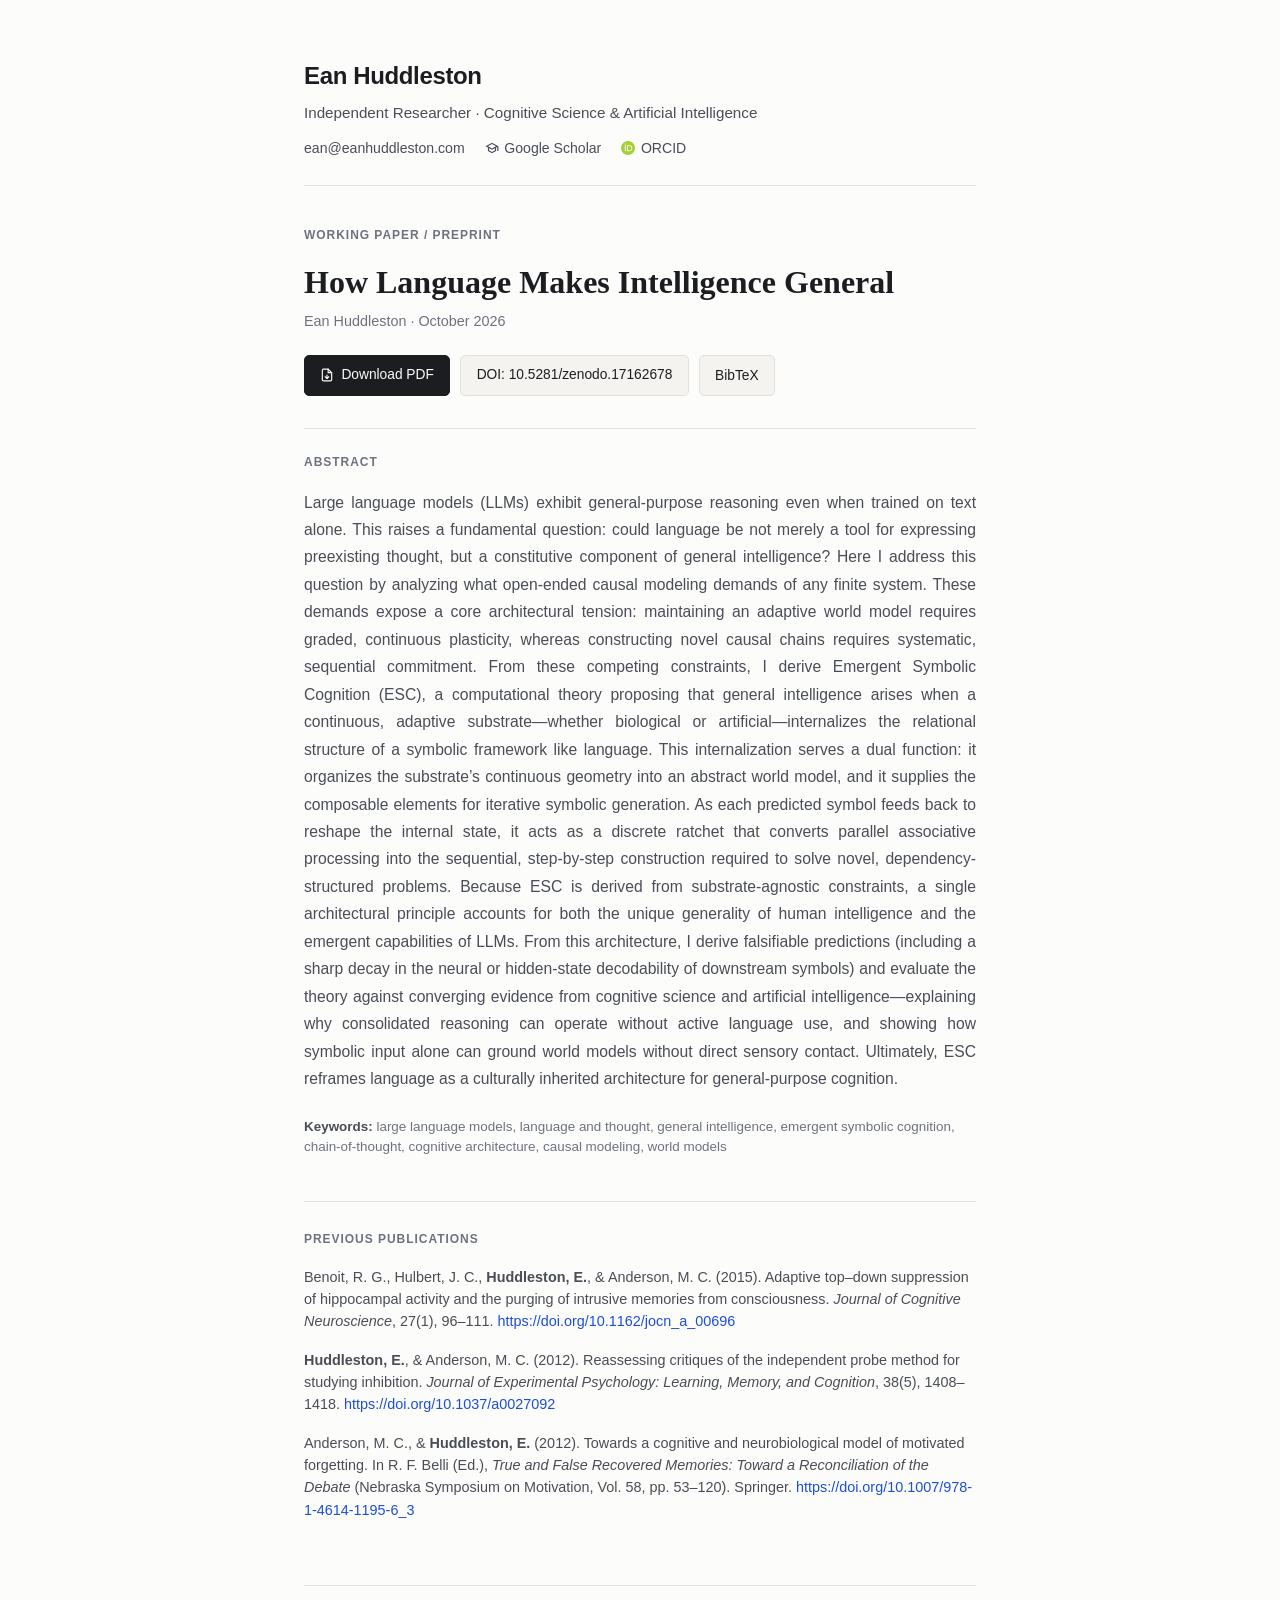
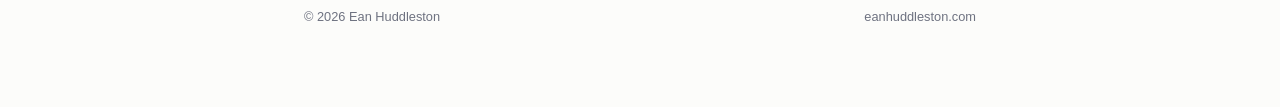
<file: index.html>
<!DOCTYPE html>
<html lang="en">
<head>
  <meta charset="UTF-8">
  <meta name="viewport" content="width=device-width, initial-scale=1.0">
  <title>Ean Huddleston — How Language Makes Intelligence General</title>
  <meta name="description" content="Ean Huddleston, Independent Researcher. Preprint: How Language Makes Intelligence General — A computational theory of Emergent Symbolic Cognition (ESC).">
  <meta name="author" content="Ean Huddleston">
  <link rel="canonical" href="https://eanhuddleston.com/">

  <!-- Open Graph -->
  <meta property="og:title" content="How Language Makes Intelligence General — Ean Huddleston">
  <meta property="og:description" content="Large language models exhibit general-purpose reasoning even when trained on text alone. This paper derives Emergent Symbolic Cognition (ESC) from the computational demands of open-ended causal modeling.">
  <meta property="og:type" content="article">
  <meta property="og:url" content="https://eanhuddleston.com/">

  <!-- Structured Data (Schema.org JSON-LD) -->
  <script type="application/ld+json">
  {
    "@context": "https://schema.org",
    "@graph": [
      {
        "@type": "ProfilePage",
        "@id": "https://eanhuddleston.com/#profilepage",
        "url": "https://eanhuddleston.com/",
        "name": "Ean Huddleston — How Language Makes Intelligence General",
        "mainEntity": {
          "@id": "https://eanhuddleston.com/#author"
        }
      },
      {
        "@type": "Person",
        "@id": "https://eanhuddleston.com/#author",
        "name": "Ean Huddleston",
        "givenName": "Ean",
        "familyName": "Huddleston",
        "jobTitle": "Independent Researcher",
        "url": "https://eanhuddleston.com/",
        "email": "mailto:ean@eanhuddleston.com",
        "knowsAbout": [
          "Cognitive Science",
          "Artificial Intelligence",
          "Large Language Models",
          "Emergent Symbolic Cognition",
          "Language and Thought",
          "Cognitive Architecture"
        ],
        "sameAs": [
          "https://scholar.google.com/citations?user=Wu3NMMwAAAAJ&hl=en",
          "https://orcid.org/0009-0005-2342-1953"
        ]
      },
      {
        "@type": "ScholarlyArticle",
        "@id": "https://eanhuddleston.com/how-language-makes-intelligence-general.html#esc-paper",
        "headline": "How Language Makes Intelligence General",
        "name": "How Language Makes Intelligence General",
        "author": {
          "@id": "https://eanhuddleston.com/#author"
        },
        "datePublished": "2026-10-31",
        "inLanguage": "en",
        "url": "https://eanhuddleston.com/how-language-makes-intelligence-general.html",
        "mainEntityOfPage": "https://eanhuddleston.com/how-language-makes-intelligence-general.html",
        "identifier": {
          "@type": "PropertyValue",
          "propertyID": "DOI",
          "value": "10.5281/zenodo.17162678"
        },
        "sameAs": [
          "https://doi.org/10.5281/zenodo.17162678",
          "https://zenodo.org/records/17162678"
        ],
        "encoding": {
          "@type": "MediaObject",
          "contentUrl": "https://eanhuddleston.com/Huddleston_2026_ESC.pdf",
          "encodingFormat": "application/pdf"
        },
        "keywords": [
          "large language models",
          "language and thought",
          "general intelligence",
          "emergent symbolic cognition",
          "chain-of-thought",
          "cognitive architecture",
          "causal modeling",
          "world models"
        ],
        "description": "Large language models (LLMs) exhibit general-purpose reasoning even when trained on text alone. From the competing computational demands of open-ended causal modeling, this paper derives Emergent Symbolic Cognition (ESC), a computational theory proposing that general intelligence arises when a continuous, adaptive substrate internalizes the relational structure of a symbolic framework like language."
      }
    ]
  }
  </script>

  <style>
    :root {
      --bg: #fcfcfa;
      --surface: #f4f3ef;
      --border: #e2e0d8;
      --text: #1c1d21;
      --text-secondary: #4a4d57;
      --text-muted: #6e7280;
      --accent: #1d4ed8;
      --accent-hover: #1e40af;
    }

    @media (prefers-color-scheme: dark) {
      :root {
        --bg: #0f1117;
        --surface: #161922;
        --border: #262b38;
        --text: #e8eaf0;
        --text-secondary: #b4b9c7;
        --text-muted: #7d8496;
        --accent: #7aa2f7;
        --accent-hover: #9bb8ff;
      }
    }

    *, *::before, *::after {
      box-sizing: border-box;
    }

    html, body {
      margin: 0;
      padding: 0;
      background-color: var(--bg);
      color: var(--text);
      font-family: -apple-system, BlinkMacSystemFont, "Inter", "Segoe UI", Roboto, Helvetica, Arial, sans-serif;
      line-height: 1.65;
      -webkit-font-smoothing: antialiased;
      -moz-osx-font-smoothing: grayscale;
    }

    .container {
      max-width: 720px;
      margin: 0 auto;
      padding: 3.5rem 1.5rem 5rem;
    }

    /* Profile Header */
    header {
      padding-bottom: 1.5rem;
      border-bottom: 1px solid var(--border);
      margin-bottom: 2.5rem;
    }

    .author-name {
      font-size: 1.5rem;
      font-weight: 600;
      letter-spacing: -0.015em;
      margin: 0 0 0.25rem 0;
      color: var(--text);
    }

    .author-affiliation {
      font-size: 0.95rem;
      color: var(--text-secondary);
      margin: 0 0 0.75rem 0;
    }

    .profile-links {
      display: flex;
      flex-wrap: wrap;
      align-items: center;
      gap: 0.5rem 1.25rem;
      font-size: 0.88rem;
    }

    .profile-links a {
      color: var(--text-secondary);
      text-decoration: none;
      display: inline-flex;
      align-items: center;
      gap: 0.35rem;
      border-bottom: 1px solid transparent;
      transition: color 0.15s ease, border-color 0.15s ease;
    }

    .profile-links a:hover {
      color: var(--accent);
      border-bottom-color: var(--accent);
    }

    /* Paper Section */
    .section-heading {
      font-size: 0.75rem;
      font-weight: 600;
      letter-spacing: 0.08em;
      text-transform: uppercase;
      color: var(--text-muted);
      margin: 0 0 1rem 0;
    }

    .paper-title {
      font-family: "Iowan Old Style", "Palatino Linotype", "Book Antiqua", Palatino, Georgia, serif;
      font-size: clamp(1.5rem, 3.2vw, 2rem);
      font-weight: 600;
      line-height: 1.25;
      margin: 0 0 0.5rem 0;
      color: var(--text);
    }

    .paper-title a {
      color: inherit;
      text-decoration: none;
    }

    .paper-title a:hover {
      color: var(--accent);
    }

    .paper-meta {
      font-size: 0.9rem;
      color: var(--text-muted);
      margin: 0 0 1.35rem 0;
    }

    .paper-actions {
      display: flex;
      flex-wrap: wrap;
      gap: 0.65rem;
      margin-bottom: 2rem;
    }

    .btn {
      display: inline-flex;
      align-items: center;
      gap: 0.45rem;
      padding: 0.5rem 0.95rem;
      border-radius: 5px;
      font-size: 0.86rem;
      font-weight: 500;
      text-decoration: none;
      border: 1px solid var(--border);
      background: var(--surface);
      color: var(--text);
      cursor: pointer;
      font-family: inherit;
      transition: border-color 0.15s ease, background-color 0.15s ease;
    }

    .btn:hover {
      border-color: var(--text-muted);
    }

    .btn-primary {
      background: var(--text);
      color: var(--bg);
      border-color: var(--text);
    }

    .btn-primary:hover {
      opacity: 0.9;
      border-color: var(--text);
    }

    .bibtex-drawer {
      display: none;
      background: var(--surface);
      border: 1px solid var(--border);
      border-radius: 6px;
      padding: 1rem 1.15rem;
      margin: -1rem 0 2rem 0;
      font-family: "SFMono-Regular", Consolas, "Liberation Mono", Menlo, monospace;
      font-size: 0.78rem;
      color: var(--text-secondary);
      overflow-x: auto;
      white-space: pre;
    }

    .bibtex-drawer.open {
      display: block;
    }

    /* Abstract */
    .abstract-block {
      border-top: 1px solid var(--border);
      padding-top: 1.5rem;
    }

    .abstract-text {
      margin: 0 0 1.5rem 0;
      font-size: 0.98rem;
      line-height: 1.75;
      color: var(--text-secondary);
      text-align: justify;
      hyphens: auto;
    }

    .keywords {
      font-size: 0.84rem;
      color: var(--text-muted);
      line-height: 1.5;
    }

    .keywords strong {
      color: var(--text-secondary);
      font-weight: 600;
    }

    /* Previous Publications */
    .prior-works {
      margin-top: 2.75rem;
      padding-top: 1.75rem;
      border-top: 1px solid var(--border);
    }

    .pub-list {
      list-style: none;
      padding: 0;
      margin: 0;
      display: flex;
      flex-direction: column;
      gap: 1rem;
    }

    .pub-item {
      font-size: 0.9rem;
      line-height: 1.55;
      color: var(--text-secondary);
    }

    .pub-item a {
      color: var(--accent);
      text-decoration: none;
    }

    .pub-item a:hover {
      text-decoration: underline;
    }

    footer {
      margin-top: 4rem;
      padding-top: 1.25rem;
      border-top: 1px solid var(--border);
      font-size: 0.8rem;
      color: var(--text-muted);
      display: flex;
      justify-content: space-between;
      flex-wrap: wrap;
      gap: 0.5rem;
    }

    @media (max-width: 600px) {
      .container {
        padding: 2.25rem 1.25rem 3.5rem;
      }
      .abstract-text {
        text-align: left;
      }
    }
  </style>
</head>
<body>

  <div class="container">
    <header>
      <h1 class="author-name">Ean Huddleston</h1>
      <p class="author-affiliation">Independent Researcher &middot; Cognitive Science &amp; Artificial Intelligence</p>
      <div class="profile-links">
        <a href="mailto:ean@eanhuddleston.com">ean@eanhuddleston.com</a>
        <a href="https://scholar.google.com/citations?user=Wu3NMMwAAAAJ&amp;hl=en" target="_blank" rel="noopener me" data-goatcounter-click="google-scholar" data-goatcounter-title="Google Scholar Profile">
          <svg width="14" height="14" viewBox="0 0 24 24" fill="currentColor" aria-hidden="true"><path d="M12 3L1 9l4 2.18v6L12 21l7-3.82v-6l2-1.09V17h2V9L12 3zm6.82 6L12 12.72 5.18 9 12 5.28 18.82 9zM17 15.99l-5 2.73-5-2.73v-3.72L12 15l5-2.73v3.72z"/></svg>
          Google Scholar
        </a>
        <a href="https://orcid.org/0009-0005-2342-1953" target="_blank" rel="noopener me" data-goatcounter-click="orcid-profile" data-goatcounter-title="ORCID Profile">
          <svg width="14" height="14" viewBox="0 0 256 256" aria-hidden="true"><circle cx="128" cy="128" r="128" fill="#A6CE39"/><path fill="#FFF" d="M86.3 186.2H70.9V79.1h15.4v107.1zM108.9 79.1h41.6c39.6 0 57 28.3 57 53.6 0 27.5-21.5 53.6-56.8 53.6h-41.8V79.1zm15.4 93.3h24.5c34.9 0 42.9-26.5 42.9-39.7C191.7 111.2 178 93 148 93h-23.7v79.4zM78.6 66.8c-5.7 0-10.3-4.6-10.3-10.3s4.6-10.3 10.3-10.3 10.3 4.6 10.3 10.3-4.6 10.3-10.3 10.3z"/></svg>
          ORCID
        </a>
      </div>
    </header>

    <main>
      <div class="section-heading">Working Paper / Preprint</div>
      <h2 class="paper-title"><a href="how-language-makes-intelligence-general.html">How Language Makes Intelligence General</a></h2>
      <div class="paper-meta">Ean Huddleston &middot; October 2026</div>

      <div class="paper-actions">
        <a href="https://eanhuddleston.com/Huddleston_2026_ESC.pdf" class="btn btn-primary" data-goatcounter-click="download-pdf" data-goatcounter-title="Download PDF (Huddleston 2026 ESC)">
          <svg width="14" height="14" viewBox="0 0 24 24" fill="none" stroke="currentColor" stroke-width="2" stroke-linecap="round" stroke-linejoin="round" aria-hidden="true"><path d="M14 2H6a2 2 0 0 0-2 2v16a2 2 0 0 0 2 2h12a2 2 0 0 0 2-2V8z"></path><polyline points="14 2 14 8 20 8"></polyline><line x1="12" y1="18" x2="12" y2="12"></line><polyline points="9 15 12 18 15 15"></polyline></svg>
          Download PDF
        </a>
        <a href="https://zenodo.org/records/17162678" target="_blank" rel="noopener" class="btn" data-goatcounter-click="zenodo-doi" data-goatcounter-title="Zenodo DOI Link">
          DOI: 10.5281/zenodo.17162678
        </a>
        <button type="button" class="btn" id="bibtex-btn" data-goatcounter-click="copy-bibtex" data-goatcounter-title="Copy BibTeX">BibTeX</button>
      </div>

      <pre class="bibtex-drawer" id="bibtex-box">@article{huddleston2026esc,
  title     = {How Language Makes Intelligence General},
  author    = {Huddleston, Ean},
  year      = {2026},
  month     = {10},
  publisher = {Zenodo},
  doi       = {10.5281/zenodo.17162678},
  url       = {https://doi.org/10.5281/zenodo.17162678}
}</pre>

      <section class="abstract-block" aria-labelledby="abstract-label">
        <h3 class="section-heading" id="abstract-label">Abstract</h3>
        <p class="abstract-text">
          Large language models (LLMs) exhibit general-purpose reasoning even when trained on text alone. This raises a fundamental question: could language be not merely a tool for expressing preexisting thought, but a constitutive component of general intelligence? Here I address this question by analyzing what open-ended causal modeling demands of any finite system. These demands expose a core architectural tension: maintaining an adaptive world model requires graded, continuous plasticity, whereas constructing novel causal chains requires systematic, sequential commitment. From these competing constraints, I derive Emergent Symbolic Cognition (ESC), a computational theory proposing that general intelligence arises when a continuous, adaptive substrate&mdash;whether biological or artificial&mdash;internalizes the relational structure of a symbolic framework like language. This internalization serves a dual function: it organizes the substrate&rsquo;s continuous geometry into an abstract world model, and it supplies the composable elements for iterative symbolic generation. As each predicted symbol feeds back to reshape the internal state, it acts as a discrete ratchet that converts parallel associative processing into the sequential, step-by-step construction required to solve novel, dependency-structured problems. Because ESC is derived from substrate-agnostic constraints, a single architectural principle accounts for both the unique generality of human intelligence and the emergent capabilities of LLMs. From this architecture, I derive falsifiable predictions (including a sharp decay in the neural or hidden-state decodability of downstream symbols) and evaluate the theory against converging evidence from cognitive science and artificial intelligence&mdash;explaining why consolidated reasoning can operate without active language use, and showing how symbolic input alone can ground world models without direct sensory contact. Ultimately, ESC reframes language as a culturally inherited architecture for general-purpose cognition.
        </p>

        <div class="keywords">
          <strong>Keywords:</strong> large language models, language and thought, general intelligence, emergent symbolic cognition, chain-of-thought, cognitive architecture, causal modeling, world models
        </div>
      </section>

      <section class="prior-works" aria-labelledby="prior-pubs-label">
        <h3 class="section-heading" id="prior-pubs-label">Previous Publications</h3>
        <ul class="pub-list">
          <li class="pub-item">
            Benoit, R. G., Hulbert, J. C., <strong>Huddleston, E.</strong>, &amp; Anderson, M. C. (2015). Adaptive top&ndash;down suppression of hippocampal activity and the purging of intrusive memories from consciousness. <em>Journal of Cognitive Neuroscience</em>, 27(1), 96&ndash;111. <a href="https://doi.org/10.1162/jocn_a_00696" target="_blank" rel="noopener">https://doi.org/10.1162/jocn_a_00696</a>
          </li>
          <li class="pub-item">
            <strong>Huddleston, E.</strong>, &amp; Anderson, M. C. (2012). Reassessing critiques of the independent probe method for studying inhibition. <em>Journal of Experimental Psychology: Learning, Memory, and Cognition</em>, 38(5), 1408&ndash;1418. <a href="https://doi.org/10.1037/a0027092" target="_blank" rel="noopener">https://doi.org/10.1037/a0027092</a>
          </li>
          <li class="pub-item">
            Anderson, M. C., &amp; <strong>Huddleston, E.</strong> (2012). Towards a cognitive and neurobiological model of motivated forgetting. In R. F. Belli (Ed.), <em>True and False Recovered Memories: Toward a Reconciliation of the Debate</em> (Nebraska Symposium on Motivation, Vol. 58, pp. 53&ndash;120). Springer. <a href="https://doi.org/10.1007/978-1-4614-1195-6_3" target="_blank" rel="noopener">https://doi.org/10.1007/978-1-4614-1195-6_3</a>
          </li>
        </ul>
      </section>
    </main>

    <footer>
      <span>&copy; 2026 Ean Huddleston</span>
      <span>eanhuddleston.com</span>
    </footer>
  </div>

  <script>
    const bibBtn = document.getElementById('bibtex-btn');
    const bibBox = document.getElementById('bibtex-box');
    bibBtn.addEventListener('click', () => {
      const isOpen = bibBox.classList.toggle('open');
      if (isOpen && navigator.clipboard) {
        navigator.clipboard.writeText(bibBox.textContent).then(() => {
          const prev = bibBtn.textContent;
          bibBtn.textContent = 'Copied BibTeX';
          setTimeout(() => { bibBtn.textContent = prev; }, 1800);
        });
      }
    });
  </script>
  <script data-goatcounter="https://eanhuddleston.goatcounter.com/count" async src="//gc.zgo.at/count.js"></script>
</body>
</html>
</file>
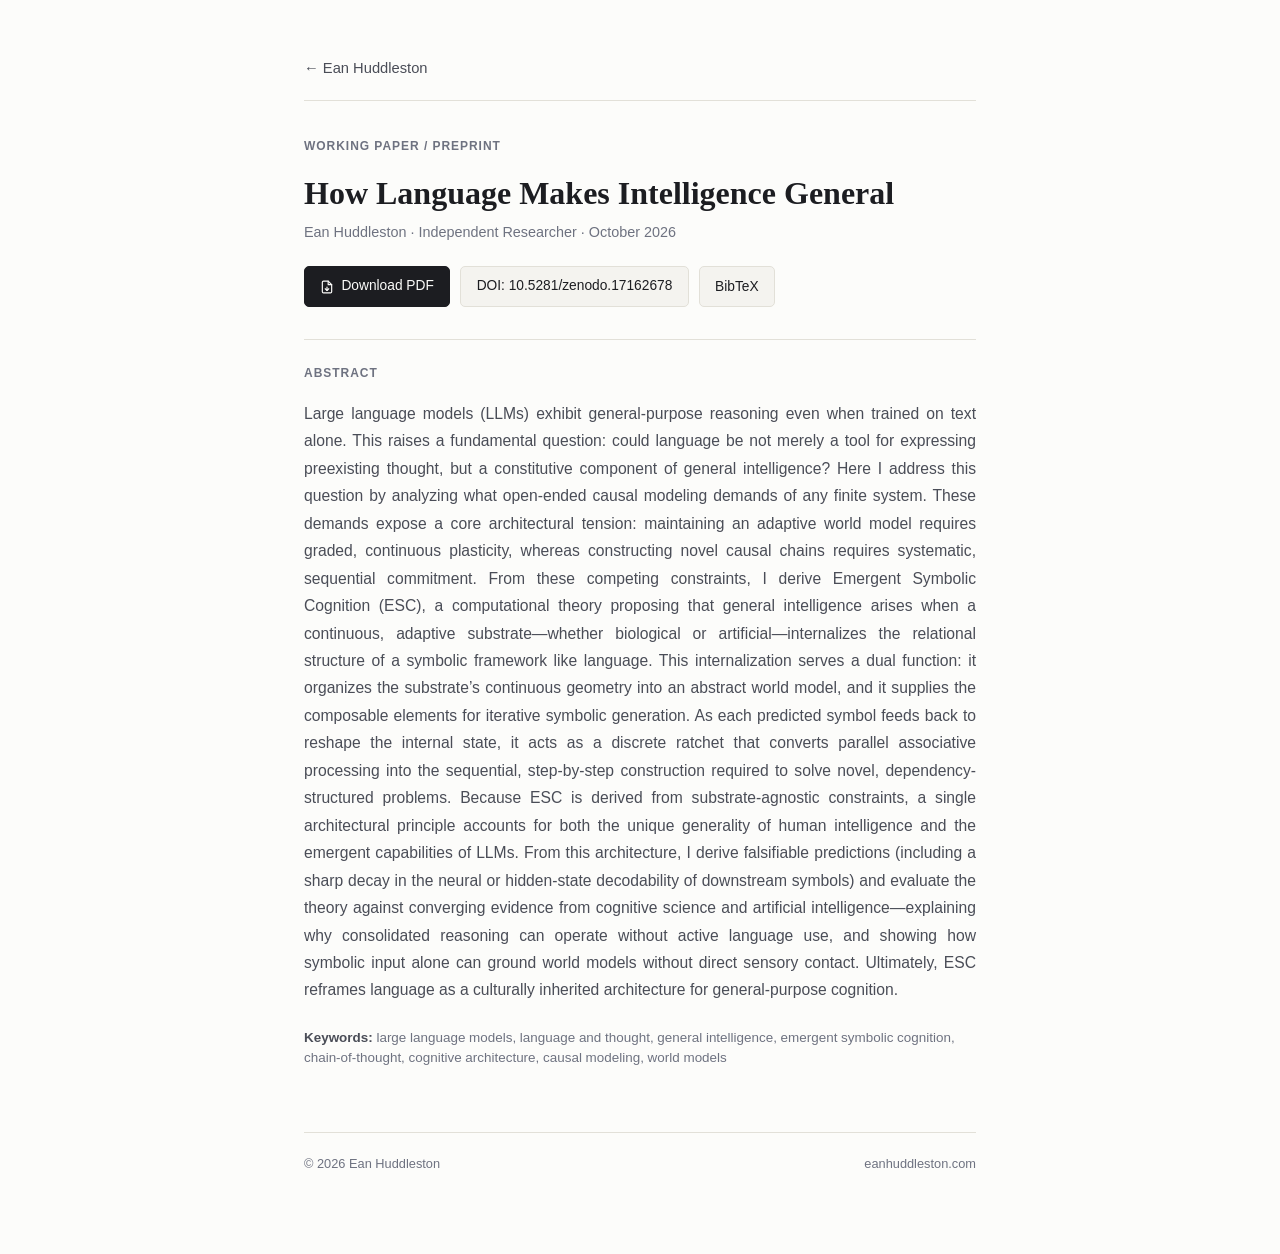
<file: how-language-makes-intelligence-general.html>
<!DOCTYPE html>
<html lang="en">
<head>
  <meta charset="UTF-8">
  <meta name="viewport" content="width=device-width, initial-scale=1.0">
  <title>How Language Makes Intelligence General — Ean Huddleston</title>
  <meta name="description" content="Preprint by Ean Huddleston (2026): How Language Makes Intelligence General — A computational theory of Emergent Symbolic Cognition (ESC).">
  <meta name="author" content="Ean Huddleston">
  <link rel="canonical" href="https://eanhuddleston.com/how-language-makes-intelligence-general.html">

  <!-- Google Scholar / Highwire Press Metadata -->
  <meta name="citation_title" content="How Language Makes Intelligence General">
  <meta name="citation_author" content="Huddleston, Ean">
  <meta name="citation_author_orcid" content="0009-0005-2342-1953">
  <meta name="citation_publication_date" content="2026/10/31">
  <meta name="citation_doi" content="10.5281/zenodo.17162678">
  <meta name="citation_pdf_url" content="https://eanhuddleston.com/Huddleston_2026_ESC.pdf">
  <meta name="citation_abstract_html_url" content="https://eanhuddleston.com/how-language-makes-intelligence-general.html">
  <meta name="citation_keywords" content="large language models; language and thought; general intelligence; emergent symbolic cognition; chain-of-thought; cognitive architecture; causal modeling; world models">
  <meta name="citation_language" content="en">

  <!-- Open Graph -->
  <meta property="og:title" content="How Language Makes Intelligence General — Ean Huddleston">
  <meta property="og:description" content="Large language models exhibit general-purpose reasoning even when trained on text alone. This paper derives Emergent Symbolic Cognition (ESC) from the computational demands of open-ended causal modeling.">
  <meta property="og:type" content="article">
  <meta property="og:url" content="https://eanhuddleston.com/how-language-makes-intelligence-general.html">

  <!-- Structured Data (Schema.org JSON-LD) -->
  <script type="application/ld+json">
  {
    "@context": "https://schema.org",
    "@type": "ScholarlyArticle",
    "@id": "https://eanhuddleston.com/how-language-makes-intelligence-general.html#esc-paper",
    "headline": "How Language Makes Intelligence General",
    "name": "How Language Makes Intelligence General",
    "author": {
      "@type": "Person",
      "@id": "https://eanhuddleston.com/#author",
      "name": "Ean Huddleston",
      "givenName": "Ean",
      "familyName": "Huddleston",
      "jobTitle": "Independent Researcher",
      "url": "https://eanhuddleston.com/",
      "sameAs": [
        "https://scholar.google.com/citations?user=Wu3NMMwAAAAJ&hl=en",
        "https://orcid.org/0009-0005-2342-1953"
      ]
    },
    "datePublished": "2026-10-31",
    "inLanguage": "en",
    "url": "https://eanhuddleston.com/how-language-makes-intelligence-general.html",
    "mainEntityOfPage": "https://eanhuddleston.com/how-language-makes-intelligence-general.html",
    "identifier": {
      "@type": "PropertyValue",
      "propertyID": "DOI",
      "value": "10.5281/zenodo.17162678"
    },
    "sameAs": [
      "https://doi.org/10.5281/zenodo.17162678",
      "https://zenodo.org/records/17162678"
    ],
    "encoding": {
      "@type": "MediaObject",
      "contentUrl": "https://eanhuddleston.com/Huddleston_2026_ESC.pdf",
      "encodingFormat": "application/pdf"
    },
    "keywords": [
      "large language models",
      "language and thought",
      "general intelligence",
      "emergent symbolic cognition",
      "chain-of-thought",
      "cognitive architecture",
      "causal modeling",
      "world models"
    ],
    "description": "Large language models (LLMs) exhibit general-purpose reasoning even when trained on text alone. From the competing computational demands of open-ended causal modeling, this paper derives Emergent Symbolic Cognition (ESC), a computational theory proposing that general intelligence arises when a continuous, adaptive substrate internalizes the relational structure of a symbolic framework like language."
  }
  </script>

  <style>
    :root {
      --bg: #fcfcfa;
      --surface: #f4f3ef;
      --border: #e2e0d8;
      --text: #1c1d21;
      --text-secondary: #4a4d57;
      --text-muted: #6e7280;
      --accent: #1d4ed8;
      --accent-hover: #1e40af;
    }

    @media (prefers-color-scheme: dark) {
      :root {
        --bg: #0f1117;
        --surface: #161922;
        --border: #262b38;
        --text: #e8eaf0;
        --text-secondary: #b4b9c7;
        --text-muted: #7d8496;
        --accent: #7aa2f7;
        --accent-hover: #9bb8ff;
      }
    }

    *, *::before, *::after {
      box-sizing: border-box;
    }

    html, body {
      margin: 0;
      padding: 0;
      background-color: var(--bg);
      color: var(--text);
      font-family: -apple-system, BlinkMacSystemFont, "Inter", "Segoe UI", Roboto, Helvetica, Arial, sans-serif;
      line-height: 1.65;
      -webkit-font-smoothing: antialiased;
      -moz-osx-font-smoothing: grayscale;
    }

    .container {
      max-width: 720px;
      margin: 0 auto;
      padding: 3.5rem 1.5rem 5rem;
    }

    header {
      padding-bottom: 1.25rem;
      border-bottom: 1px solid var(--border);
      margin-bottom: 2.25rem;
      display: flex;
      justify-content: space-between;
      align-items: center;
      flex-wrap: wrap;
      gap: 0.75rem;
    }

    .back-link {
      font-size: 0.92rem;
      font-weight: 500;
      color: var(--text-secondary);
      text-decoration: none;
      transition: color 0.15s ease;
    }

    .back-link:hover {
      color: var(--accent);
    }

    .section-heading {
      font-size: 0.75rem;
      font-weight: 600;
      letter-spacing: 0.08em;
      text-transform: uppercase;
      color: var(--text-muted);
      margin: 0 0 1rem 0;
    }

    .paper-title {
      font-family: "Iowan Old Style", "Palatino Linotype", "Book Antiqua", Palatino, Georgia, serif;
      font-size: clamp(1.5rem, 3.2vw, 2rem);
      font-weight: 600;
      line-height: 1.25;
      margin: 0 0 0.5rem 0;
      color: var(--text);
    }

    .paper-meta {
      font-size: 0.9rem;
      color: var(--text-muted);
      margin: 0 0 1.35rem 0;
    }

    .paper-actions {
      display: flex;
      flex-wrap: wrap;
      gap: 0.65rem;
      margin-bottom: 2rem;
    }

    .btn {
      display: inline-flex;
      align-items: center;
      gap: 0.45rem;
      padding: 0.5rem 0.95rem;
      border-radius: 5px;
      font-size: 0.86rem;
      font-weight: 500;
      text-decoration: none;
      border: 1px solid var(--border);
      background: var(--surface);
      color: var(--text);
      cursor: pointer;
      font-family: inherit;
      transition: border-color 0.15s ease, background-color 0.15s ease;
    }

    .btn:hover {
      border-color: var(--text-muted);
    }

    .btn-primary {
      background: var(--text);
      color: var(--bg);
      border-color: var(--text);
    }

    .btn-primary:hover {
      opacity: 0.9;
      border-color: var(--text);
    }

    .bibtex-drawer {
      display: none;
      background: var(--surface);
      border: 1px solid var(--border);
      border-radius: 6px;
      padding: 1rem 1.15rem;
      margin: -1rem 0 2rem 0;
      font-family: "SFMono-Regular", Consolas, "Liberation Mono", Menlo, monospace;
      font-size: 0.78rem;
      color: var(--text-secondary);
      overflow-x: auto;
      white-space: pre;
    }

    .bibtex-drawer.open {
      display: block;
    }

    .abstract-block {
      border-top: 1px solid var(--border);
      padding-top: 1.5rem;
    }

    .abstract-text {
      margin: 0 0 1.5rem 0;
      font-size: 0.98rem;
      line-height: 1.75;
      color: var(--text-secondary);
      text-align: justify;
      hyphens: auto;
    }

    .keywords {
      font-size: 0.84rem;
      color: var(--text-muted);
      line-height: 1.5;
    }

    .keywords strong {
      color: var(--text-secondary);
      font-weight: 600;
    }

    footer {
      margin-top: 4rem;
      padding-top: 1.25rem;
      border-top: 1px solid var(--border);
      font-size: 0.8rem;
      color: var(--text-muted);
      display: flex;
      justify-content: space-between;
      flex-wrap: wrap;
      gap: 0.5rem;
    }

    @media (max-width: 600px) {
      .container {
        padding: 2.25rem 1.25rem 3.5rem;
      }
      .abstract-text {
        text-align: left;
      }
    }
  </style>
</head>
<body>

  <div class="container">
    <header>
      <a href="https://eanhuddleston.com/" class="back-link">&larr; Ean Huddleston</a>
    </header>

    <main>
      <div class="section-heading">Working Paper / Preprint</div>
      <h1 class="paper-title">How Language Makes Intelligence General</h1>
      <div class="paper-meta">Ean Huddleston &middot; Independent Researcher &middot; October 2026</div>

      <div class="paper-actions">
        <a href="https://eanhuddleston.com/Huddleston_2026_ESC.pdf" class="btn btn-primary" data-goatcounter-click="download-pdf" data-goatcounter-title="Download PDF (Huddleston 2026 ESC)">
          <svg width="14" height="14" viewBox="0 0 24 24" fill="none" stroke="currentColor" stroke-width="2" stroke-linecap="round" stroke-linejoin="round" aria-hidden="true"><path d="M14 2H6a2 2 0 0 0-2 2v16a2 2 0 0 0 2 2h12a2 2 0 0 0 2-2V8z"></path><polyline points="14 2 14 8 20 8"></polyline><line x1="12" y1="18" x2="12" y2="12"></line><polyline points="9 15 12 18 15 15"></polyline></svg>
          Download PDF
        </a>
        <a href="https://zenodo.org/records/17162678" target="_blank" rel="noopener" class="btn" data-goatcounter-click="zenodo-doi" data-goatcounter-title="Zenodo DOI Link">
          DOI: 10.5281/zenodo.17162678
        </a>
        <button type="button" class="btn" id="bibtex-btn" data-goatcounter-click="copy-bibtex" data-goatcounter-title="Copy BibTeX">BibTeX</button>
      </div>

      <pre class="bibtex-drawer" id="bibtex-box">@article{huddleston2026esc,
  title     = {How Language Makes Intelligence General},
  author    = {Huddleston, Ean},
  year      = {2026},
  month     = {10},
  publisher = {Zenodo},
  doi       = {10.5281/zenodo.17162678},
  url       = {https://doi.org/10.5281/zenodo.17162678}
}</pre>

      <section class="abstract-block" aria-labelledby="abstract-label">
        <h2 class="section-heading" id="abstract-label">Abstract</h2>
        <p class="abstract-text">
          Large language models (LLMs) exhibit general-purpose reasoning even when trained on text alone. This raises a fundamental question: could language be not merely a tool for expressing preexisting thought, but a constitutive component of general intelligence? Here I address this question by analyzing what open-ended causal modeling demands of any finite system. These demands expose a core architectural tension: maintaining an adaptive world model requires graded, continuous plasticity, whereas constructing novel causal chains requires systematic, sequential commitment. From these competing constraints, I derive Emergent Symbolic Cognition (ESC), a computational theory proposing that general intelligence arises when a continuous, adaptive substrate&mdash;whether biological or artificial&mdash;internalizes the relational structure of a symbolic framework like language. This internalization serves a dual function: it organizes the substrate&rsquo;s continuous geometry into an abstract world model, and it supplies the composable elements for iterative symbolic generation. As each predicted symbol feeds back to reshape the internal state, it acts as a discrete ratchet that converts parallel associative processing into the sequential, step-by-step construction required to solve novel, dependency-structured problems. Because ESC is derived from substrate-agnostic constraints, a single architectural principle accounts for both the unique generality of human intelligence and the emergent capabilities of LLMs. From this architecture, I derive falsifiable predictions (including a sharp decay in the neural or hidden-state decodability of downstream symbols) and evaluate the theory against converging evidence from cognitive science and artificial intelligence&mdash;explaining why consolidated reasoning can operate without active language use, and showing how symbolic input alone can ground world models without direct sensory contact. Ultimately, ESC reframes language as a culturally inherited architecture for general-purpose cognition.
        </p>

        <div class="keywords">
          <strong>Keywords:</strong> large language models, language and thought, general intelligence, emergent symbolic cognition, chain-of-thought, cognitive architecture, causal modeling, world models
        </div>
      </section>
    </main>

    <footer>
      <span>&copy; 2026 Ean Huddleston</span>
      <span>eanhuddleston.com</span>
    </footer>
  </div>

  <script>
    const bibBtn = document.getElementById('bibtex-btn');
    const bibBox = document.getElementById('bibtex-box');
    bibBtn.addEventListener('click', () => {
      const isOpen = bibBox.classList.toggle('open');
      if (isOpen && navigator.clipboard) {
        navigator.clipboard.writeText(bibBox.textContent).then(() => {
          const prev = bibBtn.textContent;
          bibBtn.textContent = 'Copied BibTeX';
          setTimeout(() => { bibBtn.textContent = prev; }, 1800);
        });
      }
    });
  </script>
  <script data-goatcounter="https://eanhuddleston.goatcounter.com/count" async src="//gc.zgo.at/count.js"></script>
</body>
</html>
</file>
